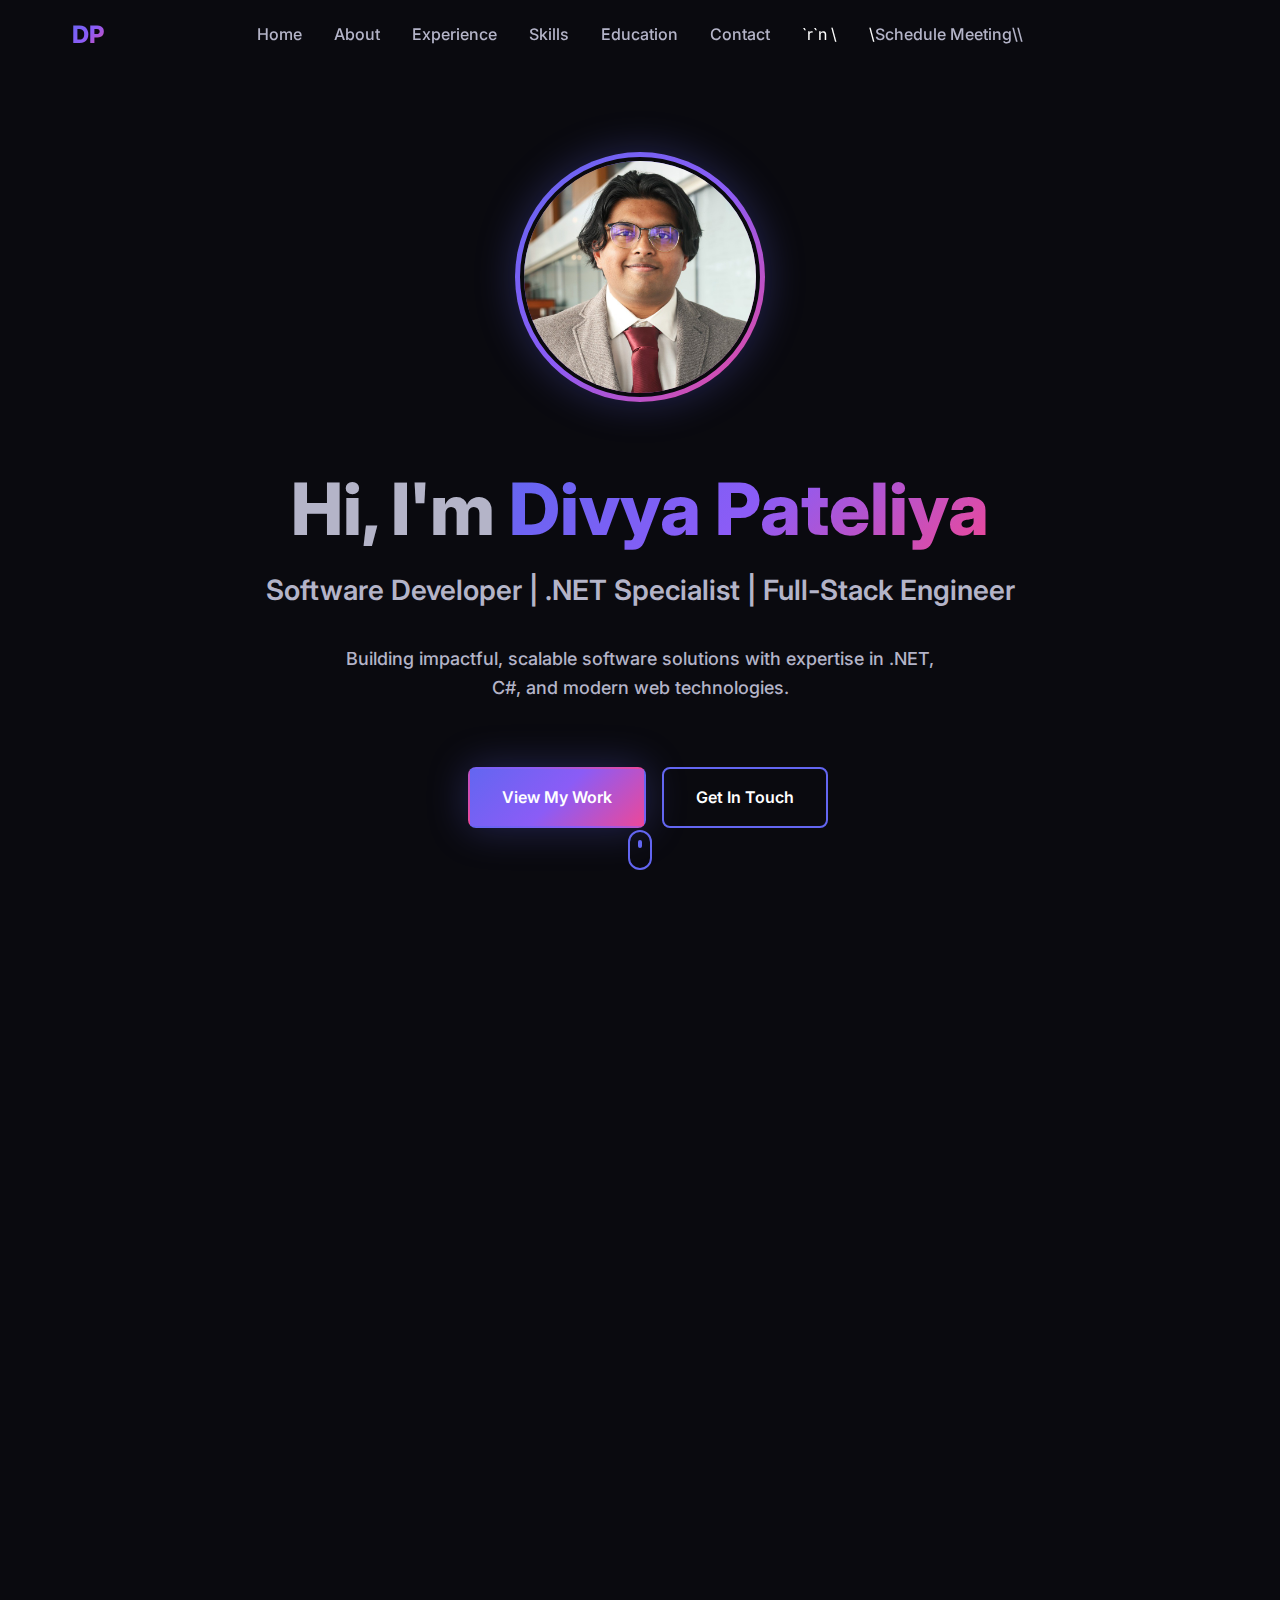
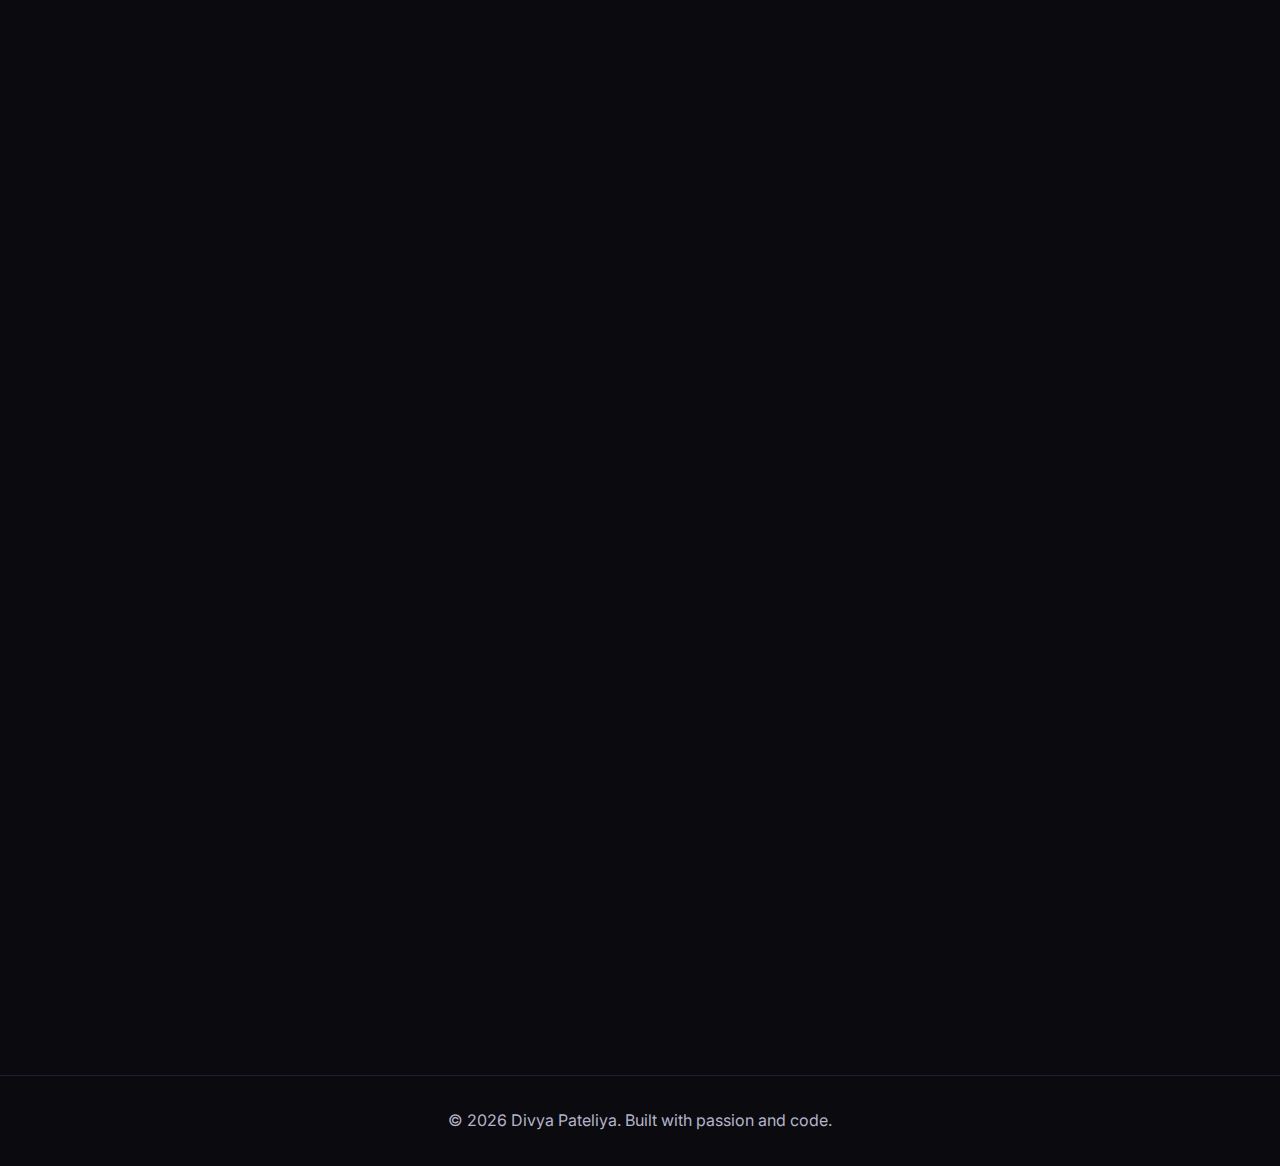
<file: index.html>
<!DOCTYPE html>
<html lang="en">

<head>
    <meta charset="UTF-8">
    <meta name="viewport" content="width=device-width, initial-scale=1.0">
    <meta name="description"
        content="Divya Pateliya - Software Developer specializing in .NET, Full-Stack Web Development, and Cloud Engineering. Currently seeking full-time opportunities starting January 2026.">
    <meta name="keywords"
        content="Software Developer, .NET Developer, Full-Stack Developer, Web Developer, Computer Science, Divya Pateliya">
    <meta name="author" content="Divya Pateliya">
    <title>Divya Pateliya | Software Developer Portfolio</title>
    <link rel="stylesheet" href="styles.css">
    <link rel="preconnect" href="https://fonts.googleapis.com">
    <link rel="preconnect" href="https://fonts.gstatic.com" crossorigin>
    <link href="https://fonts.googleapis.com/css2?family=Inter:wght@300;400;500;600;700;800&display=swap"
        rel="stylesheet">
</head>

<body>
    <!-- Navigation -->
    <nav id="navbar" class="navbar">
        <div class="container nav-container">
            <a href="#home" class="logo">DP</a>
            <button id="mobile-menu-toggle" class="mobile-menu-toggle" aria-label="Toggle mobile menu">
                <span></span>
                <span></span>
                <span></span>
            </button>
            <ul id="nav-menu" class="nav-menu">
                <li><a href="#home" class="nav-link">Home</a></li>
                <li><a href="#about" class="nav-link">About</a></li>
                <li><a href="#experience" class="nav-link">Experience</a></li>
                <li><a href="#skills" class="nav-link">Skills</a></li>
                <li><a href="#education" class="nav-link">Education</a></li>
                <li><a href="#contact" class="nav-link">Contact</a></li>`r`n                \<li\>\<a href="scheduler.html" class="nav-link"\>Schedule Meeting\</a\>\</li\>
            </ul>
        </div>
    </nav>

    <!-- Hero Section -->
    <section id="home" class="hero">
        <div class="hero-background"></div>
        <div class="container hero-content">
            <div class="hero-image-wrapper animate-fade-in">
                <div class="hero-image-border">
                    <img src="MyFace.jpg" alt="Divya Pateliya - Software Developer" class="hero-image">
                </div>
            </div>
            <div class="hero-text">
                <h1 class="hero-title animate-fade-in">
                    Hi, I'm <span class="gradient-text">Divya Pateliya</span>
                </h1>
                <p class="hero-subtitle animate-fade-in-delay-1">
                    Software Developer | .NET Specialist | Full-Stack Engineer
                </p>
                <p class="hero-description animate-fade-in-delay-2">
                    Building impactful, scalable software solutions with expertise in .NET, C#, and modern web
                    technologies.
                </p>
                <div class="hero-buttons animate-fade-in-delay-3">
                    <a href="#experience" class="btn btn-primary">View My Work</a>
                    <a href="#contact" class="btn btn-secondary">Get In Touch</a>
                </div>
            </div>
        </div>
        <div class="scroll-indicator">
            <span></span>
        </div>
    </section>

    <!-- About Section -->
    <section id="about" class="about section">
        <div class="container">
            <h2 class="section-title">About Me</h2>
            <div class="about-content">
                <div class="about-text">
                    <p class="about-intro">
                        I'm a final-year <strong>Computer Science and Business Management</strong> student passionate
                        about building impactful, scalable software solutions that drive real-world value.
                    </p>
                    <p>
                        I specialize in <strong>.NET-based development</strong> and <strong>full-stack web
                            applications</strong>, with growing experience in cloud and data engineering. I'm currently
                        preparing for full-time Software Developer roles starting <strong>January 2026</strong>.
                    </p>
                    <p>
                        Currently, I work as a <strong>Web Designer</strong> at the University of Lethbridge,
                        collaborating to redesign the Student Success Centre website, making resources more accessible
                        and student-friendly.
                    </p>
                    <div class="about-highlights">
                        <div class="highlight-item">
                            <div class="highlight-icon">💼</div>
                            <div class="highlight-text">
                                <h3>Systems Developer Intern</h3>
                                <p>CNRL - Built enterprise PWAs with .NET, C#, and Blazor</p>
                            </div>
                        </div>
                        <div class="highlight-item">
                            <div class="highlight-icon">🚀</div>
                            <div class="highlight-text">
                                <h3>Software Developer Intern</h3>
                                <p>Arcurve - Full-stack development and UI automation</p>
                            </div>
                        </div>
                        <div class="highlight-item">
                            <div class="highlight-icon">🎓</div>
                            <div class="highlight-text">
                                <h3>Co-op Ambassador</h3>
                                <p>ULeth - Mentoring students on career readiness</p>
                            </div>
                        </div>
                    </div>
                    <div class="about-links">
                        <a href="https://github.com/DibsTHEgreat" target="_blank" rel="noopener noreferrer"
                            class="about-link">
                            <span class="link-icon">🔗</span> GitHub
                        </a>
                        <a href="https://www.linkedin.com/in/divya-pateliya" target="_blank" rel="noopener noreferrer"
                            class="about-link">
                            <span class="link-icon">🔗</span> LinkedIn
                        </a>
                    </div>
                </div>
            </div>
        </div>
    </section>

    <!-- Experience Section -->
    <section id="experience" class="experience section">
        <div class="container">
            <h2 class="section-title">Professional Experience</h2>
            <div class="timeline">
                <!-- CNRL -->
                <div class="timeline-item">
                    <div class="timeline-marker"></div>
                    <div class="timeline-content">
                        <div class="timeline-header">
                            <h3>Systems Developer Intern</h3>
                            <span class="timeline-company">Canadian Natural Resources Limited (CNRL)</span>
                            <span class="timeline-date">January 2025 - June 2025</span>
                        </div>
                        <div class="timeline-details">
                            <h4>Software Development</h4>
                            <ul>
                                <li>Developed and enhanced features for enterprise-level Progressive Web Apps using
                                    .NET, C#, Blazor, and Syncfusion</li>
                                <li>Built console applications to automate database extraction and file handling</li>
                                <li>Optimized complex SQL scripts using Oracle SQL Developer and Microsoft SQL Server
                                </li>
                            </ul>
                            <h4>Cybersecurity & Vulnerability Remediation</h4>
                            <ul>
                                <li>Investigated and resolved software vulnerabilities flagged by internal security
                                    audits</li>
                                <li>Initiated a multi-month company-wide software upgrade rollout</li>
                            </ul>
                            <h4>Technical Support</h4>
                            <ul>
                                <li>Supported 100+ users during Microsoft 365 rollout through floorwalking and
                                    troubleshooting</li>
                                <li>Participated in requirements gathering and workflow analysis</li>
                            </ul>
                            <div class="tech-tags">
                                <span class="tech-tag">.NET</span>
                                <span class="tech-tag">C#</span>
                                <span class="tech-tag">Blazor</span>
                                <span class="tech-tag">SQL</span>
                                <span class="tech-tag">Azure DevOps</span>
                            </div>
                        </div>
                    </div>
                </div>

                <!-- Arcurve -->
                <div class="timeline-item">
                    <div class="timeline-marker"></div>
                    <div class="timeline-content">
                        <div class="timeline-header">
                            <h3>Software Developer Intern</h3>
                            <span class="timeline-company">Arcurve</span>
                            <span class="timeline-date">January 2024 - August 2024</span>
                        </div>
                        <div class="timeline-details">
                            <h4>Internal Tool Development</h4>
                            <ul>
                                <li>Refactored and optimized internal tool's codebase using .NET, Blazor, and C#</li>
                                <li>Developed new features that streamlined workflows and increased user efficiency</li>
                                <li>Documented comprehensive deployment procedures, reducing deployment failures</li>
                            </ul>
                            <h4>Client Project Development</h4>
                            <ul>
                                <li>Assisted in requirements gathering, system design, and workflow breakdown</li>
                                <li>Participated in system architecture design for scalability and efficiency</li>
                            </ul>
                            <h4>UI Automation Testing</h4>
                            <ul>
                                <li>Developed UI automation tests using Playwright and C#</li>
                                <li>Contributed to CSR initiative delivering "Careers in Tech" workshops to students
                                </li>
                            </ul>
                            <div class="tech-tags">
                                <span class="tech-tag">.NET</span>
                                <span class="tech-tag">Blazor</span>
                                <span class="tech-tag">C#</span>
                                <span class="tech-tag">Playwright</span>
                            </div>
                        </div>
                    </div>
                </div>

                <!-- ULeth Web Designer -->
                <div class="timeline-item">
                    <div class="timeline-marker"></div>
                    <div class="timeline-content">
                        <div class="timeline-header">
                            <h3>Web Designer - Admin Support I</h3>
                            <span class="timeline-company">University of Lethbridge</span>
                            <span class="timeline-date">July 2025 - October 2025</span>
                        </div>
                        <div class="timeline-details">
                            <ul>
                                <li>Redesigned and enhanced the Student Success Centre website</li>
                                <li>Made resources more accessible and user-friendly for students</li>
                                <li>Collaborated with stakeholders to improve user experience</li>
                            </ul>
                            <div class="tech-tags">
                                <span class="tech-tag">Web Design</span>
                                <span class="tech-tag">UX/UI</span>
                            </div>
                        </div>
                    </div>
                </div>

                <!-- ULeth Co-op Ambassador -->
                <div class="timeline-item">
                    <div class="timeline-marker"></div>
                    <div class="timeline-content">
                        <div class="timeline-header">
                            <h3>Co-op Ambassador</h3>
                            <span class="timeline-company">University of Lethbridge</span>
                            <span class="timeline-date">September 2024 - Present</span>
                        </div>
                        <div class="timeline-details">
                            <ul>
                                <li>Promoted Co-op program to Computer Science students through classroom visits</li>
                                <li>Represented Career Bridge Office at University Career Fair</li>
                                <li>Delivered presentations at University Open House</li>
                                <li>Mentored students on resumes, interviews, and Co-op applications</li>
                                <li>Awarded <strong>Ambassador of the Year 2024-2025</strong></li>
                            </ul>
                        </div>
                    </div>
                </div>
            </div>
        </div>
    </section>

    <!-- Skills Section -->
    <section id="skills" class="skills section">
        <div class="container">
            <h2 class="section-title">Technical Skills</h2>
            <div class="skills-grid">
                <div class="skill-category">
                    <h3 class="category-title">Languages</h3>
                    <div class="skill-tags">
                        <span class="skill-tag">C#</span>
                        <span class="skill-tag">JavaScript</span>
                        <span class="skill-tag">SQL</span>
                        <span class="skill-tag">HTML/CSS</span>
                    </div>
                </div>
                <div class="skill-category">
                    <h3 class="category-title">Frameworks & Libraries</h3>
                    <div class="skill-tags">
                        <span class="skill-tag">.NET Core</span>
                        <span class="skill-tag">ASP.NET Core</span>
                        <span class="skill-tag">Blazor</span>
                        <span class="skill-tag">Syncfusion</span>
                    </div>
                </div>
                <div class="skill-category">
                    <h3 class="category-title">Databases</h3>
                    <div class="skill-tags">
                        <span class="skill-tag">Microsoft SQL Server</span>
                        <span class="skill-tag">Oracle SQL</span>
                    </div>
                </div>
                <div class="skill-category">
                    <h3 class="category-title">Tools & Technologies</h3>
                    <div class="skill-tags">
                        <span class="skill-tag">Azure DevOps</span>
                        <span class="skill-tag">Git</span>
                        <span class="skill-tag">Playwright</span>
                        <span class="skill-tag">CI/CD</span>
                    </div>
                </div>
                <div class="skill-category">
                    <h3 class="category-title">Cloud & DevOps</h3>
                    <div class="skill-tags">
                        <span class="skill-tag">Azure</span>
                        <span class="skill-tag">Microsoft 365</span>
                    </div>
                </div>
                <div class="skill-category">
                    <h3 class="category-title">Other Skills</h3>
                    <div class="skill-tags">
                        <span class="skill-tag">Web Design</span>
                        <span class="skill-tag">UI/UX</span>
                        <span class="skill-tag">Agile</span>
                        <span class="skill-tag">System Architecture</span>
                    </div>
                </div>
            </div>
        </div>
    </section>

    <!-- Education Section -->
    <section id="education" class="education section">
        <div class="container">
            <h2 class="section-title">Education & Certifications</h2>
            <div class="education-grid">
                <div class="education-card">
                    <div class="education-icon">🎓</div>
                    <h3>Bachelor of Science & Bachelor of Management</h3>
                    <p class="education-school">University of Lethbridge</p>
                    <p class="education-major">Computer Science & Business Management</p>
                    <p class="education-date">2020 - May 2026</p>
                </div>
                <div class="education-card">
                    <div class="education-icon">📜</div>
                    <h3>Dual Credit Course</h3>
                    <p class="education-school">Southern Alberta Institute of Technology (SAIT)</p>
                    <p class="education-major">Business Administration and Management</p>
                    <p class="education-date">November 2018 - February 2019</p>
                </div>
            </div>
            <div class="certifications">
                <h3 class="certifications-title">Certifications & Awards</h3>
                <div class="cert-list">
                    <div class="cert-item">
                        <span class="cert-icon">🏆</span>
                        <span class="cert-name">Ambassador of the Year 2024-2025</span>
                    </div>
                    <div class="cert-item">
                        <span class="cert-icon">⭐</span>
                        <span class="cert-name">Shining Student 2024-2025</span>
                    </div>
                    <div class="cert-item">
                        <span class="cert-icon">📊</span>
                        <span class="cert-name">Associate Data Engineer in SQL (Track)</span>
                    </div>
                </div>
            </div>
        </div>
    </section>

    <!-- Contact Section -->
    <section id="contact" class="contact section">
        <div class="container">
            <h2 class="section-title">Let's Connect</h2>
            <p class="contact-intro">
                I'm currently seeking full-time Software Developer opportunities starting January 2026.
                Let's discuss how I can contribute to your team!
            </p>
            <div class="contact-cards">
                <a href="mailto:pateliyandivya@gmail.com" class="contact-card">
                    <div class="contact-icon">📧</div>
                    <h3>Email</h3>
                    <p>pateliyandivya@gmail.com</p>
                </a>
                <a href="https://www.linkedin.com/in/divya-pateliya" target="_blank" rel="noopener noreferrer"
                    class="contact-card">
                    <div class="contact-icon">💼</div>
                    <h3>LinkedIn</h3>
                    <p>divya-pateliya</p>
                </a>
                <a href="https://github.com/DibsTHEgreat" target="_blank" rel="noopener noreferrer"
                    class="contact-card">
                    <div class="contact-icon">💻</div>
                    <h3>GitHub</h3>
                    <p>DibsTHEgreat</p>
                </a>
            </div>
        </div>
    </section>

    <!-- Footer -->
    <footer class="footer">
        <div class="container">
            <p>&copy; <span id="current-year"></span> Divya Pateliya. Built with passion and code.</p>
        </div>
    </footer>

    <script src="script.js"></script>
</body>

</html>
</file>
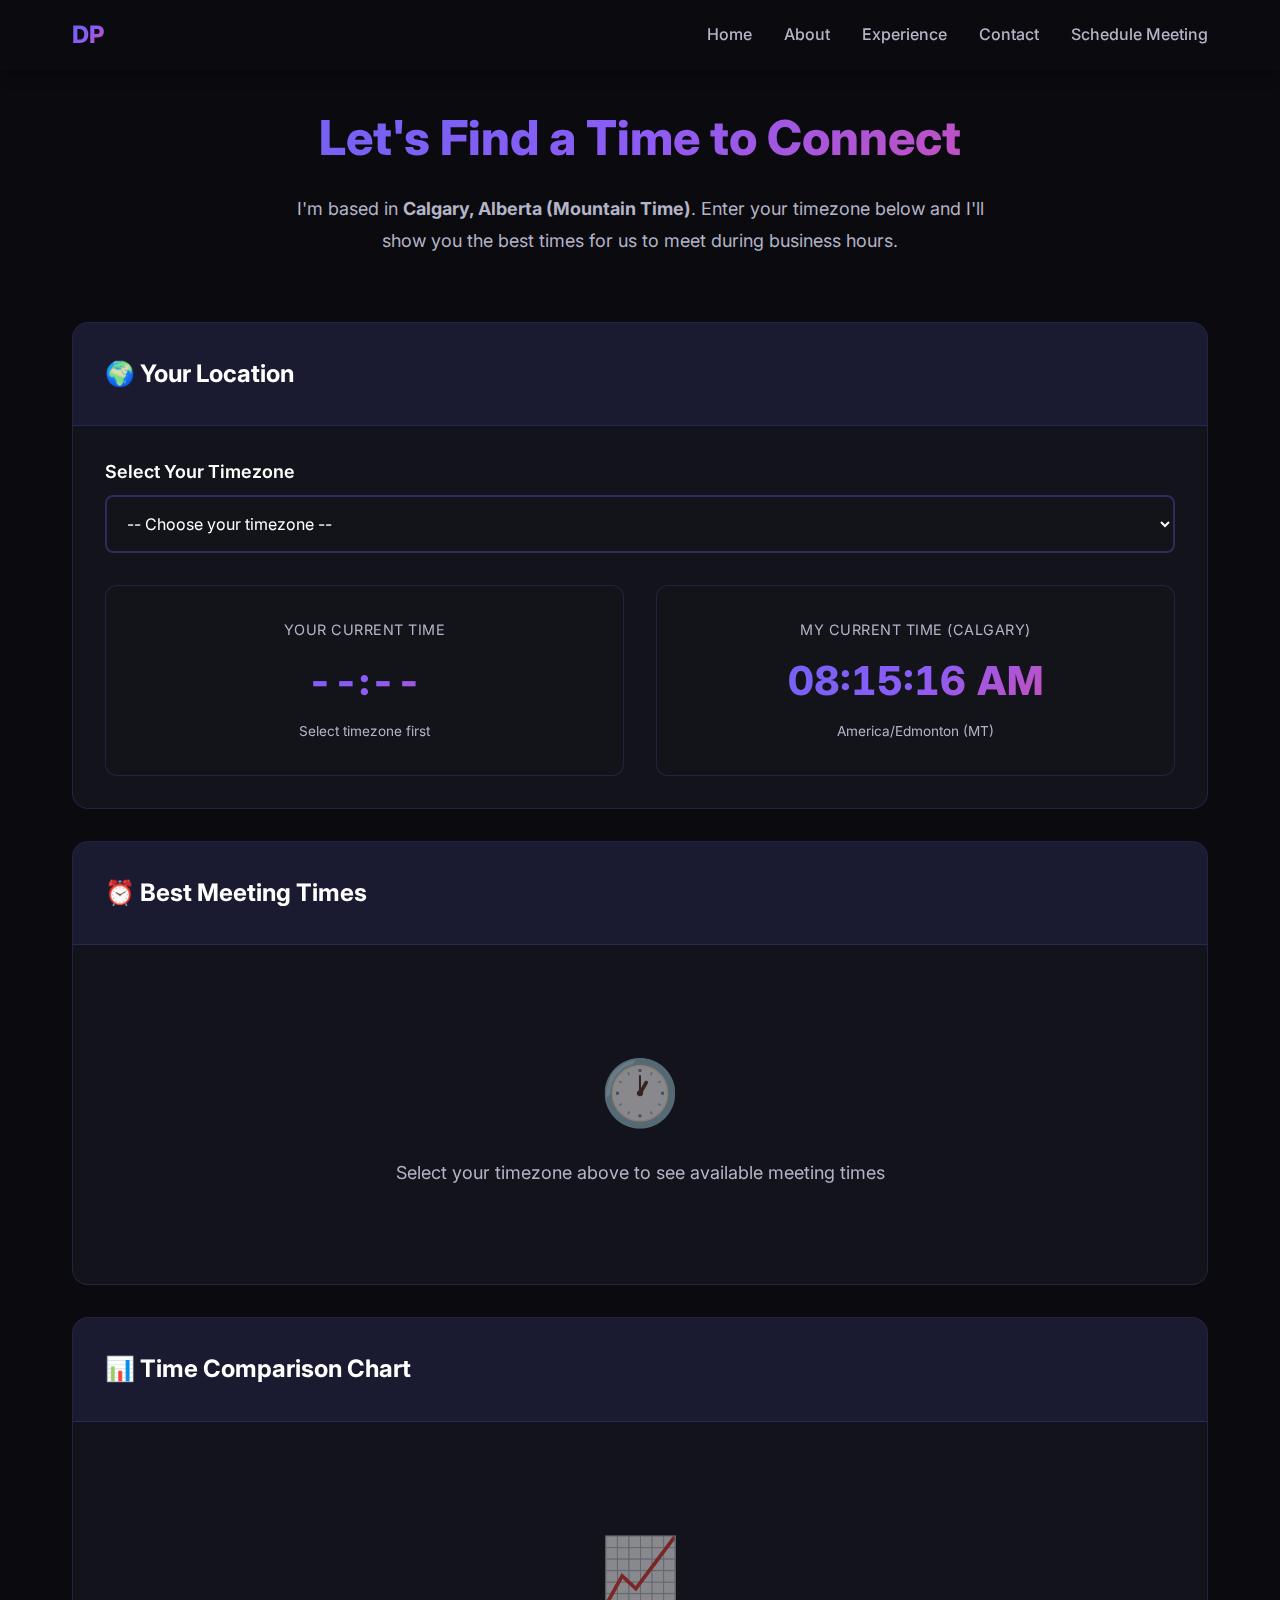
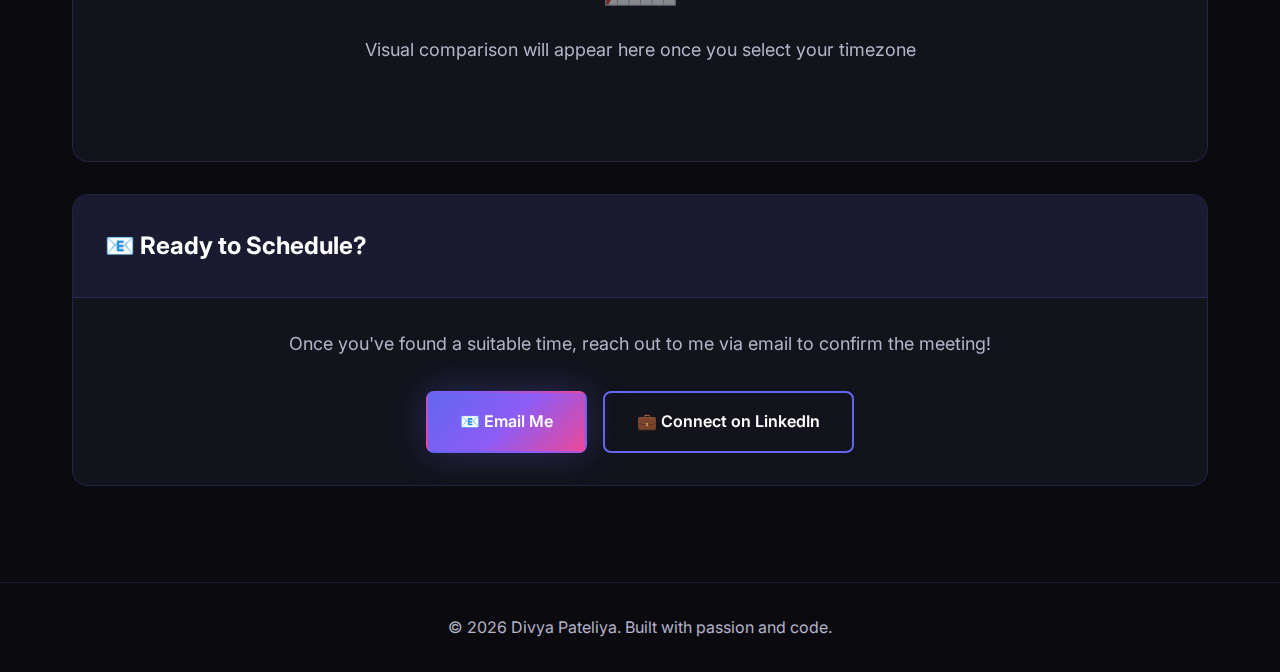
<file: scheduler.html>
<!DOCTYPE html>
<html lang="en">

<head>
    <meta charset="UTF-8">
    <meta name="viewport" content="width=device-width, initial-scale=1.0">
    <meta name="description" content="Schedule a meeting with Divya Pateliya - Find the best time across timezones">
    <title>Schedule a Meeting | Divya Pateliya</title>
    <link rel="stylesheet" href="styles.css">
    <link rel="stylesheet" href="scheduler.css">
    <link rel="preconnect" href="https://fonts.googleapis.com">
    <link rel="preconnect" href="https://fonts.gstatic.com" crossorigin>
    <link href="https://fonts.googleapis.com/css2?family=Inter:wght@300;400;500;600;700;800&display=swap"
        rel="stylesheet">
</head>

<body>
    <!-- Navigation -->
    <nav id="navbar" class="navbar scrolled">
        <div class="container nav-container">
            <a href="index.html" class="logo">DP</a>
            <button id="mobile-menu-toggle" class="mobile-menu-toggle" aria-label="Toggle mobile menu">
                <span></span>
                <span></span>
                <span></span>
            </button>
            <ul id="nav-menu" class="nav-menu">
                <li><a href="index.html#home" class="nav-link">Home</a></li>
                <li><a href="index.html#about" class="nav-link">About</a></li>
                <li><a href="index.html#experience" class="nav-link">Experience</a></li>
                <li><a href="index.html#contact" class="nav-link">Contact</a></li>
                <li><a href="scheduler.html" class="nav-link active">Schedule Meeting</a></li>
            </ul>
        </div>
    </nav>

    <!-- Scheduler Section -->
    <section class="scheduler-section">
        <div class="container">
            <div class="scheduler-header">
                <h1 class="scheduler-title">Let's Find a Time to Connect</h1>
                <p class="scheduler-subtitle">
                    I'm based in <strong>Calgary, Alberta (Mountain Time)</strong>.
                    Enter your timezone below and I'll show you the best times for us to meet during business hours.
                </p>
            </div>

            <div class="scheduler-container">
                <!-- Timezone Selection Card -->
                <div class="scheduler-card">
                    <div class="card-header">
                        <h2>🌍 Your Location</h2>
                    </div>
                    <div class="card-body">
                        <div class="form-group">
                            <label for="timezone-select">Select Your Timezone</label>
                            <select id="timezone-select" class="timezone-select">
                                <option value="">-- Choose your timezone --</option>
                            </select>
                        </div>
                        <div class="current-time-display">
                            <div class="time-card">
                                <div class="time-label">Your Current Time</div>
                                <div id="visitor-time" class="time-value">--:--</div>
                                <div id="visitor-timezone" class="timezone-name">Select timezone first</div>
                            </div>
                            <div class="time-card">
                                <div class="time-label">My Current Time (Calgary)</div>
                                <div id="my-time" class="time-value">--:--</div>
                                <div class="timezone-name">America/Edmonton (MT)</div>
                            </div>
                        </div>
                    </div>
                </div>

                <!-- Meeting Times Card -->
                <div class="scheduler-card">
                    <div class="card-header">
                        <h2>⏰ Best Meeting Times</h2>
                    </div>
                    <div class="card-body">
                        <div id="meeting-times-container">
                            <div class="placeholder-message">
                                <div class="placeholder-icon">🕐</div>
                                <p>Select your timezone above to see available meeting times</p>
                            </div>
                        </div>
                    </div>
                </div>

                <!-- Time Comparison Chart -->
                <div class="scheduler-card full-width">
                    <div class="card-header">
                        <h2>📊 Time Comparison Chart</h2>
                    </div>
                    <div class="card-body">
                        <div id="time-chart-container">
                            <div class="placeholder-message">
                                <div class="placeholder-icon">📈</div>
                                <p>Visual comparison will appear here once you select your timezone</p>
                            </div>
                        </div>
                    </div>
                </div>

                <!-- Contact Options -->
                <div class="scheduler-card full-width contact-options">
                    <div class="card-header">
                        <h2>📧 Ready to Schedule?</h2>
                    </div>
                    <div class="card-body">
                        <p class="contact-message">
                            Once you've found a suitable time, reach out to me via email to confirm the meeting!
                        </p>
                        <div class="contact-buttons">
                            <a href="mailto:pateliyandivya@gmail.com?subject=Meeting Request" class="btn btn-primary">
                                📧 Email Me
                            </a>
                            <a href="https://www.linkedin.com/in/divya-pateliya" target="_blank"
                                rel="noopener noreferrer" class="btn btn-secondary">
                                💼 Connect on LinkedIn
                            </a>
                        </div>
                    </div>
                </div>
            </div>
        </div>
    </section>

    <!-- Footer -->
    <footer class="footer">
        <div class="container">
            <p>&copy; <span id="current-year"></span> Divya Pateliya. Built with passion and code.</p>
        </div>
    </footer>

    <script src="scheduler.js"></script>
</body>

</html>
</file>
<file: scheduler.css>
/* ===================================
   Scheduler Page Specific Styles
   =================================== */

.scheduler-section {
    min-height: 100vh;
    padding-top: 100px;
    padding-bottom: var(--spacing-xl);
    background: var(--color-bg-primary);
}

.scheduler-header {
    text-align: center;
    margin-bottom: var(--spacing-lg);
}

.scheduler-title {
    font-size: clamp(2rem, 5vw, 3rem);
    font-weight: 800;
    background: var(--color-gradient-1);
    -webkit-background-clip: text;
    -webkit-text-fill-color: transparent;
    background-clip: text;
    margin-bottom: var(--spacing-sm);
}

.scheduler-subtitle {
    font-size: var(--font-size-lg);
    color: var(--color-text-secondary);
    max-width: 700px;
    margin: 0 auto;
    line-height: 1.8;
}

.scheduler-container {
    display: grid;
    gap: var(--spacing-md);
    max-width: 1200px;
    margin: 0 auto;
}

.scheduler-card {
    background: var(--color-bg-card);
    border-radius: var(--border-radius);
    backdrop-filter: blur(10px);
    border: 1px solid rgba(99, 102, 241, 0.2);
    overflow: hidden;
    transition: all var(--transition-speed);
}

.scheduler-card:hover {
    border-color: var(--color-accent-1);
    box-shadow: var(--box-shadow-glow);
}

.scheduler-card.full-width {
    grid-column: 1 / -1;
}

.card-header {
    padding: var(--spacing-md);
    background: rgba(99, 102, 241, 0.1);
    border-bottom: 1px solid rgba(99, 102, 241, 0.2);
}

.card-header h2 {
    font-size: var(--font-size-xl);
    color: var(--color-text-primary);
    margin: 0;
}

.card-body {
    padding: var(--spacing-md);
}

/* Form Elements */
.form-group {
    margin-bottom: var(--spacing-md);
}

.form-group label {
    display: block;
    color: var(--color-text-primary);
    font-weight: 600;
    margin-bottom: var(--spacing-xs);
    font-size: var(--font-size-lg);
}

.timezone-select {
    width: 100%;
    padding: 1rem;
    background: var(--color-bg-secondary);
    border: 2px solid rgba(99, 102, 241, 0.3);
    border-radius: 0.5rem;
    color: var(--color-text-primary);
    font-size: var(--font-size-base);
    font-family: var(--font-family);
    cursor: pointer;
    transition: all var(--transition-speed);
}

.timezone-select:hover {
    border-color: var(--color-accent-1);
}

.timezone-select:focus {
    outline: none;
    border-color: var(--color-accent-1);
    box-shadow: 0 0 0 3px rgba(99, 102, 241, 0.2);
}

.timezone-select option {
    background: var(--color-bg-secondary);
    color: var(--color-text-primary);
    padding: 0.5rem;
}

/* Current Time Display */
.current-time-display {
    display: grid;
    grid-template-columns: repeat(auto-fit, minmax(250px, 1fr));
    gap: var(--spacing-md);
    margin-top: var(--spacing-md);
}

.time-card {
    background: var(--color-bg-secondary);
    padding: var(--spacing-md);
    border-radius: 0.75rem;
    border: 1px solid rgba(99, 102, 241, 0.2);
    text-align: center;
    transition: all var(--transition-speed);
}

.time-card:hover {
    border-color: var(--color-accent-1);
    transform: translateY(-3px);
}

.time-label {
    color: var(--color-text-secondary);
    font-size: 0.9rem;
    margin-bottom: var(--spacing-xs);
    text-transform: uppercase;
    letter-spacing: 0.5px;
}

.time-value {
    font-size: 2.5rem;
    font-weight: 800;
    background: var(--color-gradient-1);
    -webkit-background-clip: text;
    -webkit-text-fill-color: transparent;
    background-clip: text;
    margin-bottom: var(--spacing-xs);
    font-variant-numeric: tabular-nums;
}

.timezone-name {
    color: var(--color-text-secondary);
    font-size: 0.85rem;
}

/* Placeholder Message */
.placeholder-message {
    text-align: center;
    padding: var(--spacing-lg);
    color: var(--color-text-secondary);
}

.placeholder-icon {
    font-size: 4rem;
    margin-bottom: var(--spacing-sm);
    opacity: 0.5;
}

.placeholder-message p {
    font-size: var(--font-size-lg);
    margin: 0;
}

/* Meeting Times Display */
.meeting-times-grid {
    display: grid;
    gap: var(--spacing-sm);
}

.meeting-time-slot {
    display: grid;
    grid-template-columns: 1fr auto 1fr;
    align-items: center;
    gap: var(--spacing-md);
    padding: var(--spacing-md);
    background: var(--color-bg-secondary);
    border-radius: 0.5rem;
    border: 1px solid rgba(99, 102, 241, 0.2);
    transition: all var(--transition-speed);
}

.meeting-time-slot:hover {
    border-color: var(--color-accent-1);
    transform: translateX(5px);
}

.meeting-time-slot.recommended {
    border-color: var(--color-accent-2);
    background: rgba(139, 92, 246, 0.1);
}

.meeting-time-slot.recommended::before {
    content: '⭐';
    position: absolute;
    left: -10px;
    font-size: 1.5rem;
}

.time-slot-info {
    text-align: center;
}

.time-slot-label {
    color: var(--color-text-secondary);
    font-size: 0.85rem;
    margin-bottom: 0.25rem;
}

.time-slot-value {
    color: var(--color-text-primary);
    font-size: 1.25rem;
    font-weight: 700;
    font-variant-numeric: tabular-nums;
}

.time-slot-arrow {
    color: var(--color-accent-1);
    font-size: 1.5rem;
}

/* Time Chart */
.time-chart {
    display: grid;
    gap: var(--spacing-xs);
}

.chart-row {
    display: grid;
    grid-template-columns: 120px 1fr;
    gap: var(--spacing-sm);
    align-items: center;
}

.chart-label {
    color: var(--color-text-primary);
    font-weight: 600;
    font-size: 0.9rem;
}

.chart-timeline {
    display: grid;
    grid-template-columns: repeat(24, 1fr);
    gap: 2px;
    background: var(--color-bg-secondary);
    padding: 0.5rem;
    border-radius: 0.5rem;
}

.chart-hour {
    height: 40px;
    border-radius: 0.25rem;
    position: relative;
    transition: all var(--transition-speed);
}

.chart-hour.daytime {
    background: rgba(99, 102, 241, 0.3);
}

.chart-hour.nighttime {
    background: rgba(50, 50, 60, 0.5);
}

.chart-hour.overlap {
    background: var(--color-gradient-1);
    box-shadow: 0 0 10px rgba(99, 102, 241, 0.5);
}

.chart-hour:hover {
    transform: scaleY(1.2);
    z-index: 10;
}

.chart-hour-tooltip {
    position: absolute;
    bottom: 100%;
    left: 50%;
    transform: translateX(-50%);
    background: var(--color-bg-primary);
    color: var(--color-text-primary);
    padding: 0.25rem 0.5rem;
    border-radius: 0.25rem;
    font-size: 0.75rem;
    white-space: nowrap;
    opacity: 0;
    pointer-events: none;
    transition: opacity var(--transition-speed);
    border: 1px solid var(--color-accent-1);
}

.chart-hour:hover .chart-hour-tooltip {
    opacity: 1;
}

.chart-legend {
    display: flex;
    gap: var(--spacing-md);
    justify-content: center;
    margin-top: var(--spacing-md);
    flex-wrap: wrap;
}

.legend-item {
    display: flex;
    align-items: center;
    gap: var(--spacing-xs);
    color: var(--color-text-secondary);
    font-size: 0.9rem;
}

.legend-color {
    width: 20px;
    height: 20px;
    border-radius: 0.25rem;
}

.legend-color.daytime {
    background: rgba(99, 102, 241, 0.3);
}

.legend-color.nighttime {
    background: rgba(50, 50, 60, 0.5);
}

.legend-color.overlap {
    background: var(--color-gradient-1);
}

/* Contact Options */
.contact-options .card-body {
    text-align: center;
}

.contact-message {
    font-size: var(--font-size-lg);
    color: var(--color-text-secondary);
    margin-bottom: var(--spacing-md);
}

.contact-buttons {
    display: flex;
    gap: var(--spacing-sm);
    justify-content: center;
    flex-wrap: wrap;
}

/* Info Box */
.info-box {
    background: rgba(99, 102, 241, 0.1);
    border-left: 4px solid var(--color-accent-1);
    padding: var(--spacing-sm) var(--spacing-md);
    border-radius: 0.5rem;
    margin-top: var(--spacing-md);
}

.info-box p {
    color: var(--color-text-secondary);
    margin: 0;
    font-size: 0.9rem;
}

.info-box strong {
    color: var(--color-text-primary);
}

/* Responsive Design */
@media (max-width: 768px) {
    .scheduler-section {
        padding-top: 80px;
    }

    .current-time-display {
        grid-template-columns: 1fr;
    }

    .meeting-time-slot {
        grid-template-columns: 1fr;
        text-align: center;
    }

    .time-slot-arrow {
        transform: rotate(90deg);
    }

    .chart-row {
        grid-template-columns: 1fr;
    }

    .chart-timeline {
        overflow-x: auto;
    }

    .contact-buttons {
        flex-direction: column;
        align-items: center;
    }

    .btn {
        width: 100%;
        max-width: 300px;
    }
}

/* Loading Animation */
@keyframes pulse-glow {

    0%,
    100% {
        box-shadow: 0 0 20px rgba(99, 102, 241, 0.3);
    }

    50% {
        box-shadow: 0 0 30px rgba(99, 102, 241, 0.6);
    }
}

.loading {
    animation: pulse-glow 2s ease-in-out infinite;
}
</file>
<file: styles.css>
/* ===================================
   CSS Custom Properties & Reset
   =================================== */
:root {
    /* Colors */
    --color-bg-primary: #0a0a0f;
    --color-bg-secondary: #13131a;
    --color-bg-card: rgba(25, 25, 35, 0.6);
    --color-text-primary: #ffffff;
    --color-text-secondary: #b4b4c8;
    --color-accent-1: #6366f1;
    --color-accent-2: #8b5cf6;
    --color-accent-3: #ec4899;
    --color-gradient-1: linear-gradient(135deg, #6366f1 0%, #8b5cf6 50%, #ec4899 100%);
    --color-gradient-2: linear-gradient(135deg, rgba(99, 102, 241, 0.1) 0%, rgba(139, 92, 246, 0.1) 100%);

    /* Spacing */
    --spacing-xs: 0.5rem;
    --spacing-sm: 1rem;
    --spacing-md: 2rem;
    --spacing-lg: 4rem;
    --spacing-xl: 6rem;

    /* Typography */
    --font-family: 'Inter', -apple-system, BlinkMacSystemFont, 'Segoe UI', sans-serif;
    --font-size-base: 1rem;
    --font-size-lg: 1.125rem;
    --font-size-xl: 1.5rem;
    --font-size-2xl: 2rem;
    --font-size-3xl: 3rem;
    --font-size-4xl: 4rem;

    /* Effects */
    --border-radius: 1rem;
    --transition-speed: 0.3s;
    --box-shadow-sm: 0 2px 8px rgba(0, 0, 0, 0.1);
    --box-shadow-md: 0 4px 16px rgba(0, 0, 0, 0.2);
    --box-shadow-lg: 0 8px 32px rgba(0, 0, 0, 0.3);
    --box-shadow-glow: 0 0 40px rgba(99, 102, 241, 0.3);
}

* {
    margin: 0;
    padding: 0;
    box-sizing: border-box;
}

html {
    scroll-behavior: smooth;
}

body {
    font-family: var(--font-family);
    background: var(--color-bg-primary);
    color: var(--color-text-primary);
    line-height: 1.6;
    overflow-x: hidden;
}

.container {
    max-width: 1200px;
    margin: 0 auto;
    padding: 0 var(--spacing-md);
}

/* ===================================
   Navigation
   =================================== */
.navbar {
    position: fixed;
    top: 0;
    left: 0;
    right: 0;
    z-index: 1000;
    padding: var(--spacing-sm) 0;
    transition: background-color var(--transition-speed), backdrop-filter var(--transition-speed);
}

.navbar.scrolled {
    background: rgba(10, 10, 15, 0.8);
    backdrop-filter: blur(10px);
    box-shadow: var(--box-shadow-md);
}

.nav-container {
    display: flex;
    justify-content: space-between;
    align-items: center;
}

.logo {
    font-size: var(--font-size-xl);
    font-weight: 800;
    background: var(--color-gradient-1);
    -webkit-background-clip: text;
    -webkit-text-fill-color: transparent;
    background-clip: text;
    text-decoration: none;
    transition: transform var(--transition-speed);
}

.logo:hover {
    transform: scale(1.1);
}

.nav-menu {
    display: flex;
    list-style: none;
    gap: var(--spacing-md);
}

.nav-link {
    color: var(--color-text-secondary);
    text-decoration: none;
    font-weight: 500;
    transition: color var(--transition-speed);
    position: relative;
}

.nav-link::after {
    content: '';
    position: absolute;
    bottom: -5px;
    left: 0;
    width: 0;
    height: 2px;
    background: var(--color-gradient-1);
    transition: width var(--transition-speed);
}

.nav-link:hover {
    color: var(--color-text-primary);
}

.nav-link:hover::after {
    width: 100%;
}

.mobile-menu-toggle {
    display: none;
    flex-direction: column;
    gap: 5px;
    background: transparent;
    border: none;
    cursor: pointer;
    padding: 5px;
}

.mobile-menu-toggle span {
    width: 25px;
    height: 3px;
    background: var(--color-text-primary);
    border-radius: 2px;
    transition: all var(--transition-speed);
}

/* ===================================
   Hero Section
   =================================== */
.hero {
    min-height: 100vh;
    display: flex;
    align-items: center;
    justify-content: center;
    position: relative;
    overflow: hidden;
    padding-top: 80px;
}

.hero-background {
    position: absolute;
    top: 0;
    left: 0;
    right: 0;
    bottom: 0;
    background: radial-gradient(circle at 20% 50%, rgba(99, 102, 241, 0.15) 0%, transparent 50%),
        radial-gradient(circle at 80% 80%, rgba(139, 92, 246, 0.15) 0%, transparent 50%),
        radial-gradient(circle at 40% 20%, rgba(236, 72, 153, 0.1) 0%, transparent 50%);
    animation: pulse 8s ease-in-out infinite;
}

@keyframes pulse {

    0%,
    100% {
        opacity: 1;
    }

    50% {
        opacity: 0.8;
    }
}

.hero-content {
    position: relative;
    z-index: 1;
    text-align: center;
    display: flex;
    flex-direction: column;
    align-items: center;
    gap: var(--spacing-lg);
}

.hero-image-wrapper {
    position: relative;
}

.hero-image-border {
    position: relative;
    width: 250px;
    height: 250px;
    border-radius: 50%;
    padding: 5px;
    background: var(--color-gradient-1);
    box-shadow: var(--box-shadow-glow);

}

.hero-image {
    width: 100%;
    height: 100%;
    border-radius: 50%;
    object-fit: cover;
    border: 4px solid var(--color-bg-primary);
    display: block;
}


.hero-title {
    font-size: clamp(2.5rem, 8vw, 4.5rem);
    font-weight: 800;
    margin-bottom: var(--spacing-sm);
    line-height: 1.2;
}

.gradient-text {
    background: var(--color-gradient-1);
    -webkit-background-clip: text;
    -webkit-text-fill-color: transparent;
    background-clip: text;
}

.hero-subtitle {
    font-size: clamp(1.25rem, 3vw, 1.75rem);
    color: var(--color-text-secondary);
    margin-bottom: var(--spacing-md);
    font-weight: 600;
}

.hero-description {
    font-size: var(--font-size-lg);
    color: var(--color-text-secondary);
    max-width: 600px;
    margin: 0 auto var(--spacing-lg);
}

.hero-buttons {
    display: flex;
    gap: var(--spacing-sm);
    justify-content: center;
    flex-wrap: wrap;
}

.btn {
    padding: 1rem 2rem;
    border-radius: 0.5rem;
    text-decoration: none;
    font-weight: 600;
    transition: all var(--transition-speed);
    display: inline-block;
    border: 2px solid transparent;
}

.btn-primary {
    background: var(--color-gradient-1);
    color: white;
    box-shadow: var(--box-shadow-glow);
}

.btn-primary:hover {
    transform: translateY(-2px);
    box-shadow: 0 0 50px rgba(99, 102, 241, 0.5);
}

.btn-secondary {
    background: transparent;
    color: var(--color-text-primary);
    border-color: var(--color-accent-1);
}

.btn-secondary:hover {
    background: rgba(99, 102, 241, 0.1);
    transform: translateY(-2px);
}

.scroll-indicator {
    position: absolute;
    bottom: 30px;
    left: 50%;
    transform: translateX(-50%);
}

.scroll-indicator span {
    display: block;
    width: 24px;
    height: 40px;
    border: 2px solid var(--color-accent-1);
    border-radius: 12px;
    position: relative;
}

.scroll-indicator span::before {
    content: '';
    position: absolute;
    top: 8px;
    left: 50%;
    transform: translateX(-50%);
    width: 4px;
    height: 8px;
    background: var(--color-accent-1);
    border-radius: 2px;
    animation: scroll 2s infinite;
}

@keyframes scroll {
    0% {
        opacity: 1;
        top: 8px;
    }

    100% {
        opacity: 0;
        top: 24px;
    }
}

/* Animations */
.animate-fade-in {
    animation: fadeIn 1s ease-out;
}

.animate-fade-in-delay-1 {
    animation: fadeIn 1s ease-out 0.2s both;
}

.animate-fade-in-delay-2 {
    animation: fadeIn 1s ease-out 0.4s both;
}

.animate-fade-in-delay-3 {
    animation: fadeIn 1s ease-out 0.6s both;
}

@keyframes fadeIn {
    from {
        opacity: 0;
        transform: translateY(20px);
    }

    to {
        opacity: 1;
        transform: translateY(0);
    }
}

/* ===================================
   Sections
   =================================== */
.section {
    padding: var(--spacing-xl) 0;
}

.section-title {
    font-size: clamp(2rem, 5vw, 3rem);
    font-weight: 800;
    text-align: center;
    margin-bottom: var(--spacing-lg);
    position: relative;
}

.section-title::after {
    content: '';
    display: block;
    width: 80px;
    height: 4px;
    background: var(--color-gradient-1);
    margin: var(--spacing-sm) auto 0;
    border-radius: 2px;
}

/* ===================================
   About Section
   =================================== */
.about {
    background: var(--color-bg-secondary);
}

.about-content {
    max-width: 900px;
    margin: 0 auto;
}

.about-text {
    font-size: var(--font-size-lg);
    color: var(--color-text-secondary);
}

.about-intro {
    font-size: var(--font-size-xl);
    color: var(--color-text-primary);
    margin-bottom: var(--spacing-md);
}

.about-text p {
    margin-bottom: var(--spacing-sm);
}

.about-highlights {
    display: grid;
    gap: var(--spacing-md);
    margin: var(--spacing-lg) 0;
}

.highlight-item {
    display: flex;
    gap: var(--spacing-sm);
    padding: var(--spacing-md);
    background: var(--color-bg-card);
    border-radius: var(--border-radius);
    backdrop-filter: blur(10px);
    border: 1px solid rgba(99, 102, 241, 0.2);
    transition: all var(--transition-speed);
}

.highlight-item:hover {
    transform: translateX(10px);
    border-color: var(--color-accent-1);
    box-shadow: var(--box-shadow-glow);
}

.highlight-icon {
    font-size: 2.5rem;
    flex-shrink: 0;
}

.highlight-text h3 {
    color: var(--color-text-primary);
    margin-bottom: var(--spacing-xs);
    font-size: var(--font-size-xl);
}

.highlight-text p {
    color: var(--color-text-secondary);
    margin: 0;
}

.about-links {
    display: flex;
    gap: var(--spacing-md);
    margin-top: var(--spacing-lg);
    flex-wrap: wrap;
}

.about-link {
    display: inline-flex;
    align-items: center;
    gap: var(--spacing-xs);
    padding: 0.75rem 1.5rem;
    background: var(--color-bg-card);
    border: 1px solid rgba(99, 102, 241, 0.3);
    border-radius: 0.5rem;
    color: var(--color-text-primary);
    text-decoration: none;
    transition: all var(--transition-speed);
}

.about-link:hover {
    background: rgba(99, 102, 241, 0.2);
    border-color: var(--color-accent-1);
    transform: translateY(-2px);
}

.link-icon {
    font-size: 1.25rem;
}

/* ===================================
   Experience Section (Timeline)
   =================================== */
.timeline {
    position: relative;
    max-width: 900px;
    margin: 0 auto;
}

.timeline::before {
    content: '';
    position: absolute;
    left: 0;
    top: 0;
    bottom: 0;
    width: 2px;
    background: linear-gradient(to bottom, var(--color-accent-1), var(--color-accent-2));
}

.timeline-item {
    position: relative;
    padding-left: 50px;
    margin-bottom: var(--spacing-lg);
}

.timeline-marker {
    position: absolute;
    left: -8px;
    top: 0;
    width: 18px;
    height: 18px;
    border-radius: 50%;
    background: var(--color-gradient-1);
    box-shadow: 0 0 20px rgba(99, 102, 241, 0.6);
}

.timeline-content {
    background: var(--color-bg-card);
    padding: var(--spacing-md);
    border-radius: var(--border-radius);
    backdrop-filter: blur(10px);
    border: 1px solid rgba(99, 102, 241, 0.2);
    transition: all var(--transition-speed);
}

.timeline-content:hover {
    border-color: var(--color-accent-1);
    box-shadow: var(--box-shadow-glow);
    transform: translateY(-5px);
}

.timeline-header h3 {
    font-size: var(--font-size-xl);
    color: var(--color-text-primary);
    margin-bottom: var(--spacing-xs);
}

.timeline-company {
    display: block;
    color: var(--color-accent-1);
    font-weight: 600;
    font-size: var(--font-size-lg);
    margin-bottom: var(--spacing-xs);
}

.timeline-date {
    display: block;
    color: var(--color-text-secondary);
    font-size: var(--font-size-base);
    margin-bottom: var(--spacing-sm);
}

.timeline-details h4 {
    color: var(--color-text-primary);
    margin-top: var(--spacing-sm);
    margin-bottom: var(--spacing-xs);
    font-size: var(--font-size-lg);
}

.timeline-details ul {
    list-style: none;
    margin-bottom: var(--spacing-sm);
}

.timeline-details li {
    color: var(--color-text-secondary);
    padding-left: 1.5rem;
    margin-bottom: var(--spacing-xs);
    position: relative;
}

.timeline-details li::before {
    content: '▹';
    position: absolute;
    left: 0;
    color: var(--color-accent-1);
    font-weight: bold;
}

.tech-tags {
    display: flex;
    flex-wrap: wrap;
    gap: var(--spacing-xs);
    margin-top: var(--spacing-sm);
}

.tech-tag {
    padding: 0.4rem 0.8rem;
    background: rgba(99, 102, 241, 0.2);
    color: var(--color-accent-1);
    border-radius: 0.25rem;
    font-size: 0.875rem;
    font-weight: 500;
    border: 1px solid rgba(99, 102, 241, 0.3);
}

/* ===================================
   Skills Section
   =================================== */
.skills {
    background: var(--color-bg-secondary);
}

.skills-grid {
    display: grid;
    grid-template-columns: repeat(auto-fit, minmax(280px, 1fr));
    gap: var(--spacing-md);
    max-width: 1000px;
    margin: 0 auto;
}

.skill-category {
    background: var(--color-bg-card);
    padding: var(--spacing-md);
    border-radius: var(--border-radius);
    backdrop-filter: blur(10px);
    border: 1px solid rgba(99, 102, 241, 0.2);
    transition: all var(--transition-speed);
}

.skill-category:hover {
    border-color: var(--color-accent-1);
    transform: translateY(-5px);
    box-shadow: var(--box-shadow-glow);
}

.category-title {
    font-size: var(--font-size-xl);
    color: var(--color-text-primary);
    margin-bottom: var(--spacing-sm);
}

.skill-tags {
    display: flex;
    flex-wrap: wrap;
    gap: var(--spacing-xs);
}

.skill-tag {
    padding: 0.5rem 1rem;
    background: rgba(139, 92, 246, 0.2);
    color: var(--color-accent-2);
    border-radius: 0.5rem;
    font-size: 0.9rem;
    font-weight: 500;
    border: 1px solid rgba(139, 92, 246, 0.3);
    transition: all var(--transition-speed);
}

.skill-tag:hover {
    background: rgba(139, 92, 246, 0.3);
    transform: scale(1.05);
}

/* ===================================
   Education Section
   =================================== */
.education-grid {
    display: grid;
    grid-template-columns: repeat(auto-fit, minmax(300px, 1fr));
    gap: var(--spacing-md);
    margin-bottom: var(--spacing-lg);
}

.education-card {
    background: var(--color-bg-card);
    padding: var(--spacing-md);
    border-radius: var(--border-radius);
    backdrop-filter: blur(10px);
    border: 1px solid rgba(99, 102, 241, 0.2);
    text-align: center;
    transition: all var(--transition-speed);
}

.education-card:hover {
    border-color: var(--color-accent-1);
    transform: translateY(-5px);
    box-shadow: var(--box-shadow-glow);
}

.education-icon {
    font-size: 3rem;
    margin-bottom: var(--spacing-sm);
}

.education-card h3 {
    font-size: var(--font-size-xl);
    color: var(--color-text-primary);
    margin-bottom: var(--spacing-sm);
}

.education-school {
    color: var(--color-accent-1);
    font-weight: 600;
    margin-bottom: var(--spacing-xs);
}

.education-major {
    color: var(--color-text-secondary);
    margin-bottom: var(--spacing-xs);
}

.education-date {
    color: var(--color-text-secondary);
    font-size: 0.9rem;
}

.certifications {
    max-width: 800px;
    margin: 0 auto;
}

.certifications-title {
    font-size: var(--font-size-2xl);
    text-align: center;
    margin-bottom: var(--spacing-md);
    color: var(--color-text-primary);
}

.cert-list {
    display: grid;
    gap: var(--spacing-sm);
}

.cert-item {
    display: flex;
    align-items: center;
    gap: var(--spacing-sm);
    padding: var(--spacing-sm) var(--spacing-md);
    background: var(--color-bg-card);
    border-radius: 0.5rem;
    border: 1px solid rgba(99, 102, 241, 0.2);
    transition: all var(--transition-speed);
}

.cert-item:hover {
    border-color: var(--color-accent-1);
    transform: translateX(10px);
}

.cert-icon {
    font-size: 1.5rem;
}

.cert-name {
    color: var(--color-text-primary);
    font-weight: 500;
}

/* ===================================
   Contact Section
   =================================== */
.contact {
    background: var(--color-bg-secondary);
}

.contact-intro {
    text-align: center;
    font-size: var(--font-size-lg);
    color: var(--color-text-secondary);
    max-width: 700px;
    margin: 0 auto var(--spacing-lg);
}

.contact-cards {
    display: grid;
    grid-template-columns: repeat(auto-fit, minmax(250px, 1fr));
    gap: var(--spacing-md);
    max-width: 900px;
    margin: 0 auto;
}

.contact-card {
    background: var(--color-bg-card);
    padding: var(--spacing-lg);
    border-radius: var(--border-radius);
    backdrop-filter: blur(10px);
    border: 1px solid rgba(99, 102, 241, 0.2);
    text-align: center;
    text-decoration: none;
    transition: all var(--transition-speed);
}

.contact-card:hover {
    border-color: var(--color-accent-1);
    transform: translateY(-10px);
    box-shadow: var(--box-shadow-glow);
}

.contact-icon {
    font-size: 3rem;
    margin-bottom: var(--spacing-sm);
}

.contact-card h3 {
    color: var(--color-text-primary);
    font-size: var(--font-size-xl);
    margin-bottom: var(--spacing-xs);
}

.contact-card p {
    color: var(--color-accent-1);
    font-weight: 500;
}

/* ===================================
   Footer
   =================================== */
.footer {
    background: var(--color-bg-primary);
    padding: var(--spacing-md) 0;
    text-align: center;
    border-top: 1px solid rgba(99, 102, 241, 0.2);
}

.footer p {
    color: var(--color-text-secondary);
}

/* ===================================
   Scroll Animations
   =================================== */
.fade-in-section {
    opacity: 0;
    transform: translateY(30px);
    transition: opacity 0.6s ease-out, transform 0.6s ease-out;
}

.fade-in-section.is-visible {
    opacity: 1;
    transform: translateY(0);
}

/* ===================================
   Responsive Design
   =================================== */
@media (max-width: 768px) {
    .nav-menu {
        position: fixed;
        top: 70px;
        left: -100%;
        flex-direction: column;
        background: rgba(10, 10, 15, 0.95);
        backdrop-filter: blur(10px);
        width: 100%;
        padding: var(--spacing-md);
        transition: left var(--transition-speed);
        box-shadow: var(--box-shadow-lg);
    }

    .nav-menu.active {
        left: 0;
    }

    .mobile-menu-toggle {
        display: flex;
    }

    .mobile-menu-toggle.active span:nth-child(1) {
        transform: rotate(45deg) translate(8px, 8px);
    }

    .mobile-menu-toggle.active span:nth-child(2) {
        opacity: 0;
    }

    .mobile-menu-toggle.active span:nth-child(3) {
        transform: rotate(-45deg) translate(7px, -7px);
    }

    .timeline::before {
        left: 0;
    }

    .timeline-item {
        padding-left: 40px;
    }

    .hero-buttons {
        flex-direction: column;
        align-items: center;
    }

    .btn {
        width: 100%;
        max-width: 300px;
        text-align: center;
    }
}

@media (max-width: 480px) {
    :root {
        --spacing-lg: 3rem;
        --spacing-xl: 4rem;
    }

    .about-highlights {
        gap: var(--spacing-sm);
    }

    .highlight-item {
        flex-direction: column;
        text-align: center;
    }
}
</file>
